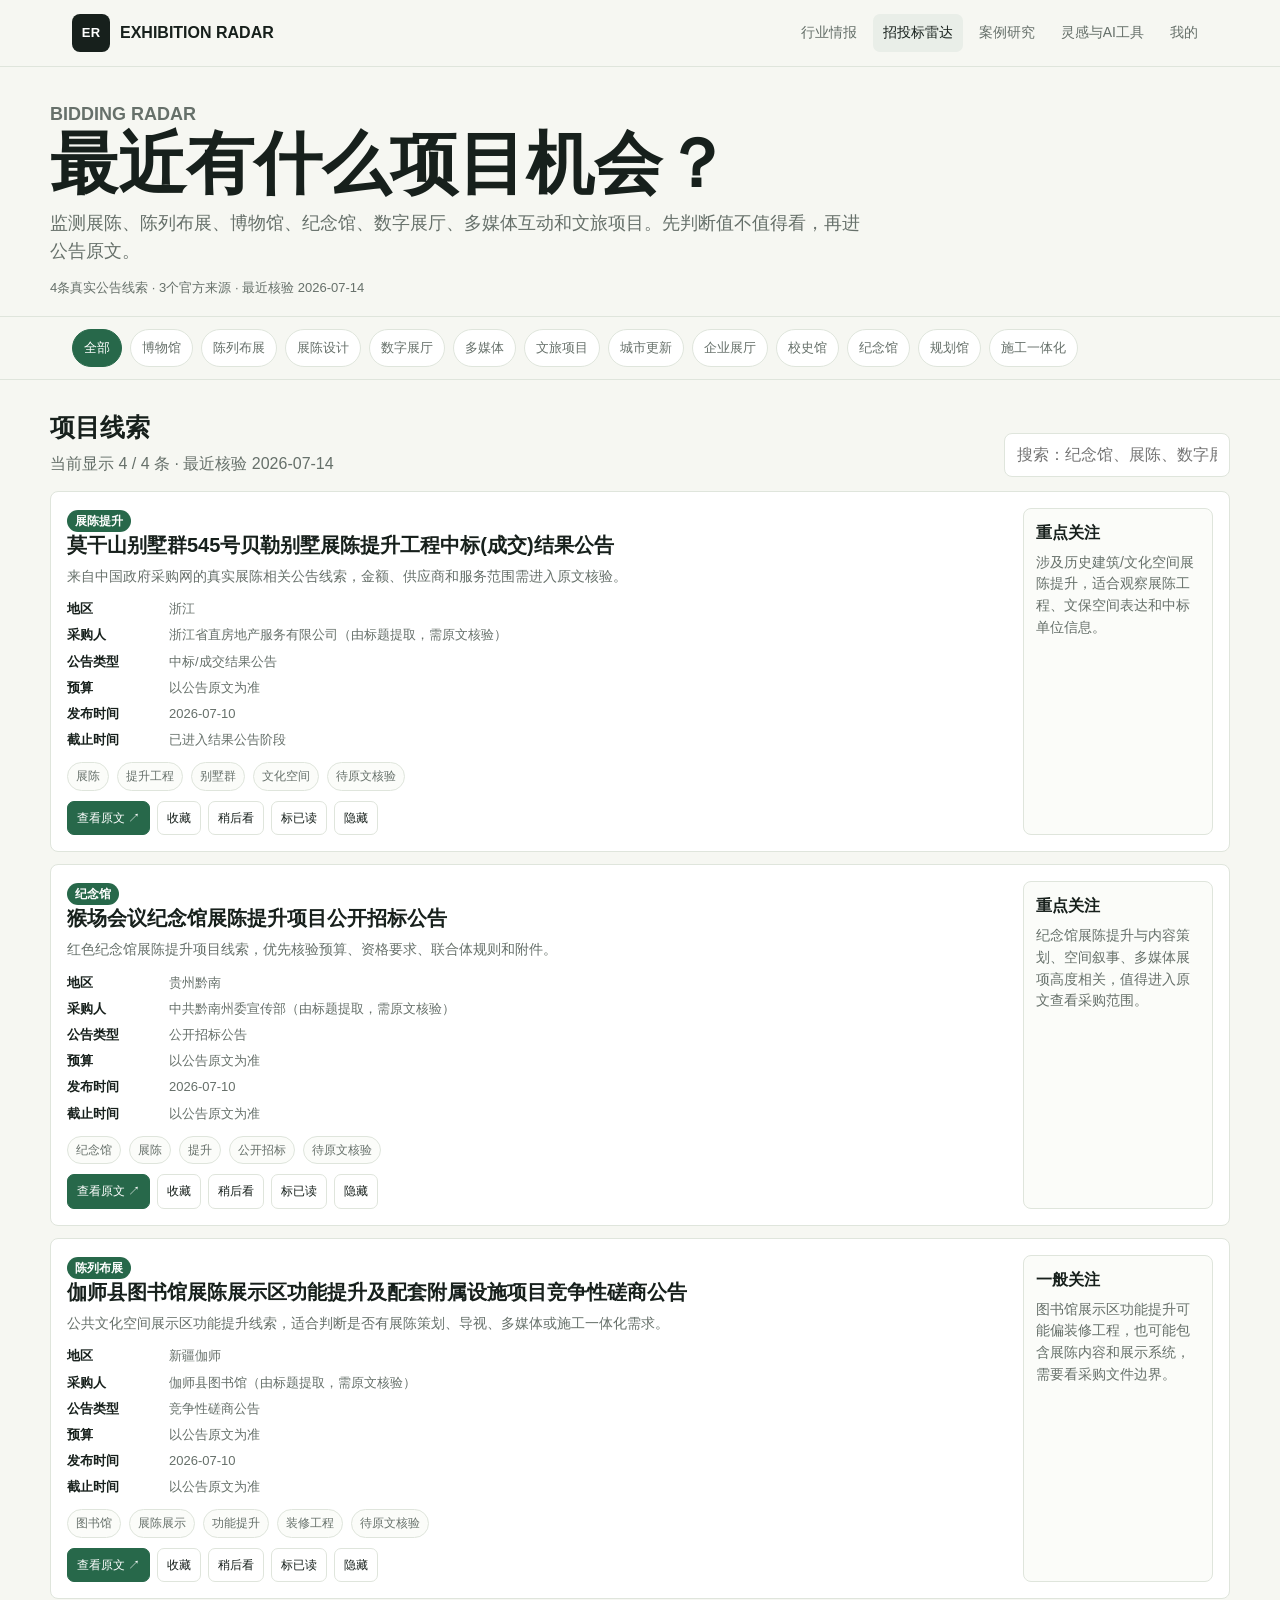
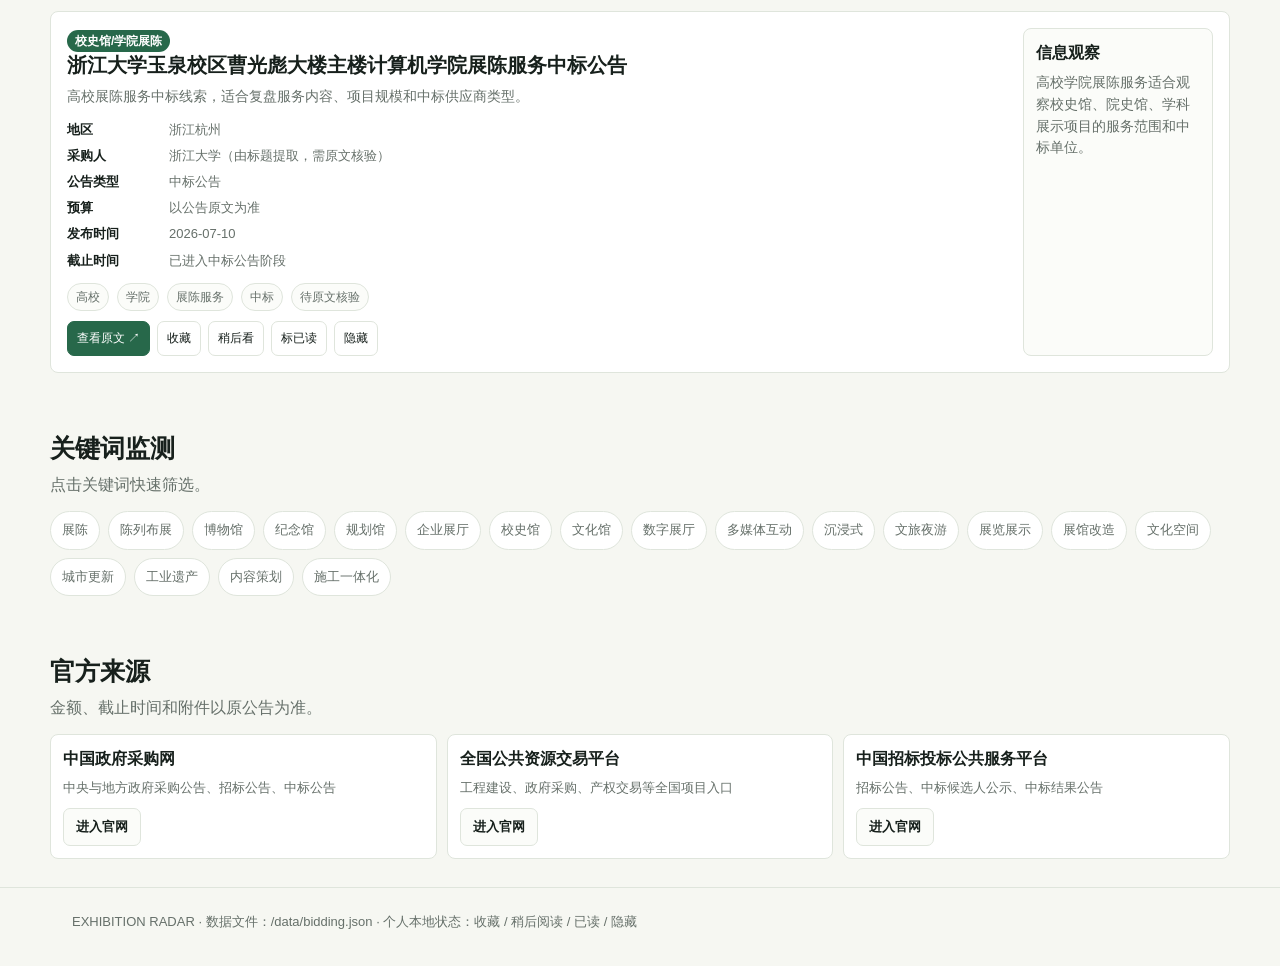
<file: bidding/index.html>
<!doctype html>
<html lang="zh-CN">
<head>
  <meta charset="utf-8">
  <meta name="viewport" content="width=device-width,initial-scale=1">
  <title>招投标雷达｜EXHIBITION RADAR</title>
  <meta name="description" content="展陈、布展、博物馆、纪念馆、数字展厅和文旅项目招投标雷达。">
  <link rel="stylesheet" href="/assets/site.css?v=20260714-bid-radar">
  <style>
    .bid-hero{padding:34px 0 18px}.bid-hero h1{font-size:clamp(36px,5.5vw,68px);line-height:1.02;margin:0 0 12px}.bid-hero p{font-size:18px;color:var(--muted);max-width:820px;margin:0}.subline{margin-top:12px;color:var(--muted);font-size:13px}.filterbar{position:sticky;top:66px;z-index:9;background:rgba(246,247,242,.94);backdrop-filter:blur(12px);border-block:1px solid var(--line);padding:12px 0}.chiprow{display:flex;gap:8px;flex-wrap:wrap}.chipbtn{border:1px solid var(--line);background:#fff;border-radius:999px;padding:8px 11px;font-size:13px;color:var(--muted);cursor:pointer}.chipbtn.active{background:var(--green);border-color:var(--green);color:#fff}.lead-list{display:grid;gap:12px}.lead-card{border:1px solid var(--line);background:#fff;border-radius:8px;padding:16px;display:grid;grid-template-columns:minmax(0,1fr) 190px;gap:16px}.lead-card h3{font-size:20px;line-height:1.25;margin:0 0 8px}.lead-card p{margin:0;color:var(--muted);font-size:14px}.attention{border:1px solid var(--line);border-radius:8px;padding:12px;background:#fbfcf9}.attention b{display:block;font-size:16px;margin-bottom:6px}.kv2{display:grid;grid-template-columns:92px 1fr;gap:6px 10px;margin:12px 0;font-size:13px}.kv2 b{color:var(--ink)}.kv2 span{color:var(--muted)}.small-actions{display:flex;gap:7px;flex-wrap:wrap}.smallbtn{border:1px solid var(--line);background:#fff;border-radius:7px;padding:7px 9px;font-size:12px;color:var(--ink);cursor:pointer}.smallbtn.primary{background:var(--green);border-color:var(--green);color:#fff}.source-grid{display:grid;grid-template-columns:repeat(3,minmax(0,1fr));gap:10px}.source-card2{border:1px solid var(--line);background:#fff;border-radius:8px;padding:12px}.source-card2 h3{font-size:16px;margin:0 0 6px}.source-card2 p{font-size:13px;color:var(--muted);margin:0 0 10px}.empty{border:1px solid var(--line);background:#fff;border-radius:8px;padding:18px;color:var(--muted)}@media(max-width:900px){.lead-card{grid-template-columns:1fr}.source-grid{grid-template-columns:1fr}}@media(max-width:720px){.filterbar{position:relative;top:auto}.bid-hero h1{font-size:40px}}
  </style>
</head>
<body>
  <header class="top"><div class="shell nav"><a class="brand" href="/"><span class="mark">ER</span><span>EXHIBITION RADAR</span></a><nav class="navlinks"><a href="/intelligence/">行业情报</a><a class="active" href="/bidding/">招投标雷达</a><a href="/cases/">案例研究</a><a href="/resources/">灵感与AI工具</a><a href="/my/">我的</a></nav></div></header>
  <main>
    <section class="shell bid-hero">
      <p class="eyebrow">BIDDING RADAR</p>
      <h1>最近有什么项目机会？</h1>
      <p>监测展陈、陈列布展、博物馆、纪念馆、数字展厅、多媒体互动和文旅项目。先判断值不值得看，再进公告原文。</p>
      <div class="subline" id="metaLine">已加载本地兜底线索，正在同步最新公告数据…</div>
    </section>

    <section class="filterbar"><div class="shell"><div id="chips" class="chiprow"></div></div></section>

    <section class="shell section">
      <div class="section-head"><div><h2>项目线索</h2><p id="countText">正在显示兜底内容。</p></div><input id="q" class="search" placeholder="搜索：纪念馆、展陈、数字展厅、浙江…" style="max-width:360px"></div>
      <div id="list" class="lead-list"></div>
    </section>

    <section class="shell section">
      <div class="section-head"><div><h2>关键词监测</h2><p>点击关键词快速筛选。</p></div></div>
      <div id="keywords" class="chiprow"></div>
    </section>

    <section class="shell section">
      <div class="section-head"><div><h2>官方来源</h2><p>金额、截止时间和附件以原公告为准。</p></div></div>
      <div id="sources" class="source-grid"></div>
    </section>
  </main>
  <footer class="footer"><div class="shell">EXHIBITION RADAR · 数据文件：/data/bidding.json · 个人本地状态：收藏 / 稍后阅读 / 已读 / 隐藏</div></footer>
  <script src="/assets/personal.js?v=20260714"></script>
  <script>
    const fallback={lastVerifiedAt:'2026-07-14',sources:[{name:'中国政府采购网',type:'政府采购',officialUrl:'https://www.ccgp.gov.cn/',use:'中央与地方政府采购公告'}],keywords:['展陈','陈列布展','博物馆','纪念馆','数字展厅','多媒体互动','文旅夜游'],items:[
      {id:'fb-houchang',title:'猴场会议纪念馆展陈提升项目公开招标公告',category:'纪念馆',region:'贵州黔南',buyer:'中共黔南州委宣传部（标题提取，需原文核验）',noticeType:'公开招标公告',budget:'以公告原文为准',deadline:'以公告原文为准',sourceName:'中国政府采购网',sourceUrl:'http://www.ccgp.gov.cn/cggg/dfgg/gkzb/202607/t20260710_26909768.htm',publishedAt:'2026-07-10T07:00:43.783Z',keywordsMatched:['纪念馆','展陈','提升'],attentionLevel:'重点关注',attentionReason:'纪念馆展陈提升与内容策划、空间叙事、多媒体展项高度相关。',summary:'真实公告线索，预算和资质要求需进入原文核验。',status:'needs_verification'},
      {id:'fb-moganshan',title:'莫干山别墅群545号贝勒别墅展陈提升工程中标(成交)结果公告',category:'展陈提升',region:'浙江',buyer:'浙江省直房地产服务有限公司（标题提取，需原文核验）',noticeType:'中标/成交结果公告',budget:'以公告原文为准',deadline:'已进入结果公告阶段',sourceName:'中国政府采购网',sourceUrl:'http://www.ccgp.gov.cn/cggg/dfgg/zbgg/202607/t20260710_26910042.htm',publishedAt:'2026-07-10T07:00:43.783Z',keywordsMatched:['展陈','提升工程','文化空间'],attentionLevel:'重点关注',attentionReason:'历史建筑/文化空间展陈提升，适合观察中标单位和服务范围。',summary:'真实公告线索，供应商和范围需进入原文核验。',status:'needs_verification'}
    ]};
    const $=s=>document.querySelector(s); let db=fallback, active='全部';
    const cats=['全部','博物馆','陈列布展','展陈设计','数字展厅','多媒体','文旅项目','城市更新','企业展厅','校史馆','纪念馆','规划馆','施工一体化'];
    function dateText(v){return v&&/^\d{4}/.test(v)?String(v).slice(0,10):'待核验'}
    function renderChips(){ $('#chips').innerHTML=cats.map(c=>`<button class="chipbtn ${c===active?'active':''}" data-cat="${c}">${c}</button>`).join(''); document.querySelectorAll('[data-cat]').forEach(b=>b.onclick=()=>{active=b.dataset.cat; render();}); }
    function actionButtons(x){return `<button class="smallbtn" data-action="favorites" data-id="${x.id}">${ERPersonal.label('favorites',x.id,'已收藏','收藏')}</button><button class="smallbtn" data-action="later" data-id="${x.id}">${ERPersonal.label('later',x.id,'已加入','稍后看')}</button><button class="smallbtn" data-action="read" data-id="${x.id}">${ERPersonal.label('read',x.id,'已读','标已读')}</button><button class="smallbtn" data-action="hidden" data-id="${x.id}">隐藏</button>`}
    function leadCard(x){return `<article class="lead-card"><div><span class="badge bid">${x.category}</span><h3>${x.title}</h3><p>${x.summary||''}</p><div class="kv2"><b>地区</b><span>${x.region||'待核验'}</span><b>采购人</b><span>${x.buyer||'待核验'}</span><b>公告类型</b><span>${x.noticeType||'待核验'}</span><b>预算</b><span>${x.budget||'以公告原文为准'}</span><b>发布时间</b><span>${dateText(x.publishedAt)}</span><b>截止时间</b><span>${x.deadline||'以公告原文为准'}</span></div><div class="meta">${(x.keywordsMatched||[]).map(k=>`<span class="pill">${k}</span>`).join('')}<span class="pill">${x.status==='needs_verification'?'待原文核验':'已核验'}</span></div><div class="small-actions"><a class="smallbtn primary" href="${x.sourceUrl}" target="_blank" rel="noopener">查看原文 ↗</a>${actionButtons(x)}</div></div><aside class="attention"><b>${x.attentionLevel||'信息观察'}</b><p>${x.attentionReason||'进入原文核验预算、范围和资质。'}</p></aside></article>`}
    function sourceCard(s){return `<article class="source-card2"><h3>${s.name}</h3><p>${s.use}</p><a class="btn" href="${s.officialUrl}" target="_blank" rel="noopener">进入官网</a></article>`}
    function render(){renderChips(); const q=($('#q').value||'').trim().toLowerCase(); let out=(db.items||[]).filter(x=>!ERPersonal.has('hidden',x.id)); if(active!=='全部') out=out.filter(x=>x.category.includes(active)||JSON.stringify(x.keywordsMatched||[]).includes(active)); if(q) out=out.filter(x=>JSON.stringify(x).toLowerCase().includes(q)); out.sort((a,b)=>String(b.publishedAt||'').localeCompare(String(a.publishedAt||''))); $('#countText').textContent=`当前显示 ${out.length} / ${(db.items||[]).length} 条 · 最近核验 ${db.lastVerifiedAt||'2026-07-14'}`; $('#list').innerHTML=out.map(leadCard).join('')||'<div class="empty">没有匹配线索。</div>'; $('#keywords').innerHTML=(db.keywords||[]).map(k=>`<button class="chipbtn" data-keyword="${k}">${k}</button>`).join(''); $('#sources').innerHTML=(db.sources||[]).map(sourceCard).join(''); document.querySelectorAll('[data-keyword]').forEach(b=>b.onclick=()=>{$('#q').value=b.dataset.keyword; render();}); bindActions(); }
    function bindActions(){document.querySelectorAll('[data-action]').forEach(b=>b.onclick=()=>{const item=(db.items||[]).find(x=>x.id===b.dataset.id); ERPersonal.toggle(b.dataset.action,item); render();});}
    $('#q').addEventListener('input',render); render();
    fetch(new URL('../data/bidding.json?v=20260714-real', document.baseURI)).then(r=>r.json()).then(json=>{db=json; $('#metaLine').textContent=`${json.items?.length||0}条真实公告线索 · ${json.sources?.length||0}个官方来源 · 最近核验 ${json.lastVerifiedAt}`; render();}).catch(()=>{$('#metaLine').textContent='已显示本地兜底线索；数据文件暂时未能同步。';});
  </script>
</body>
</html>
</file>
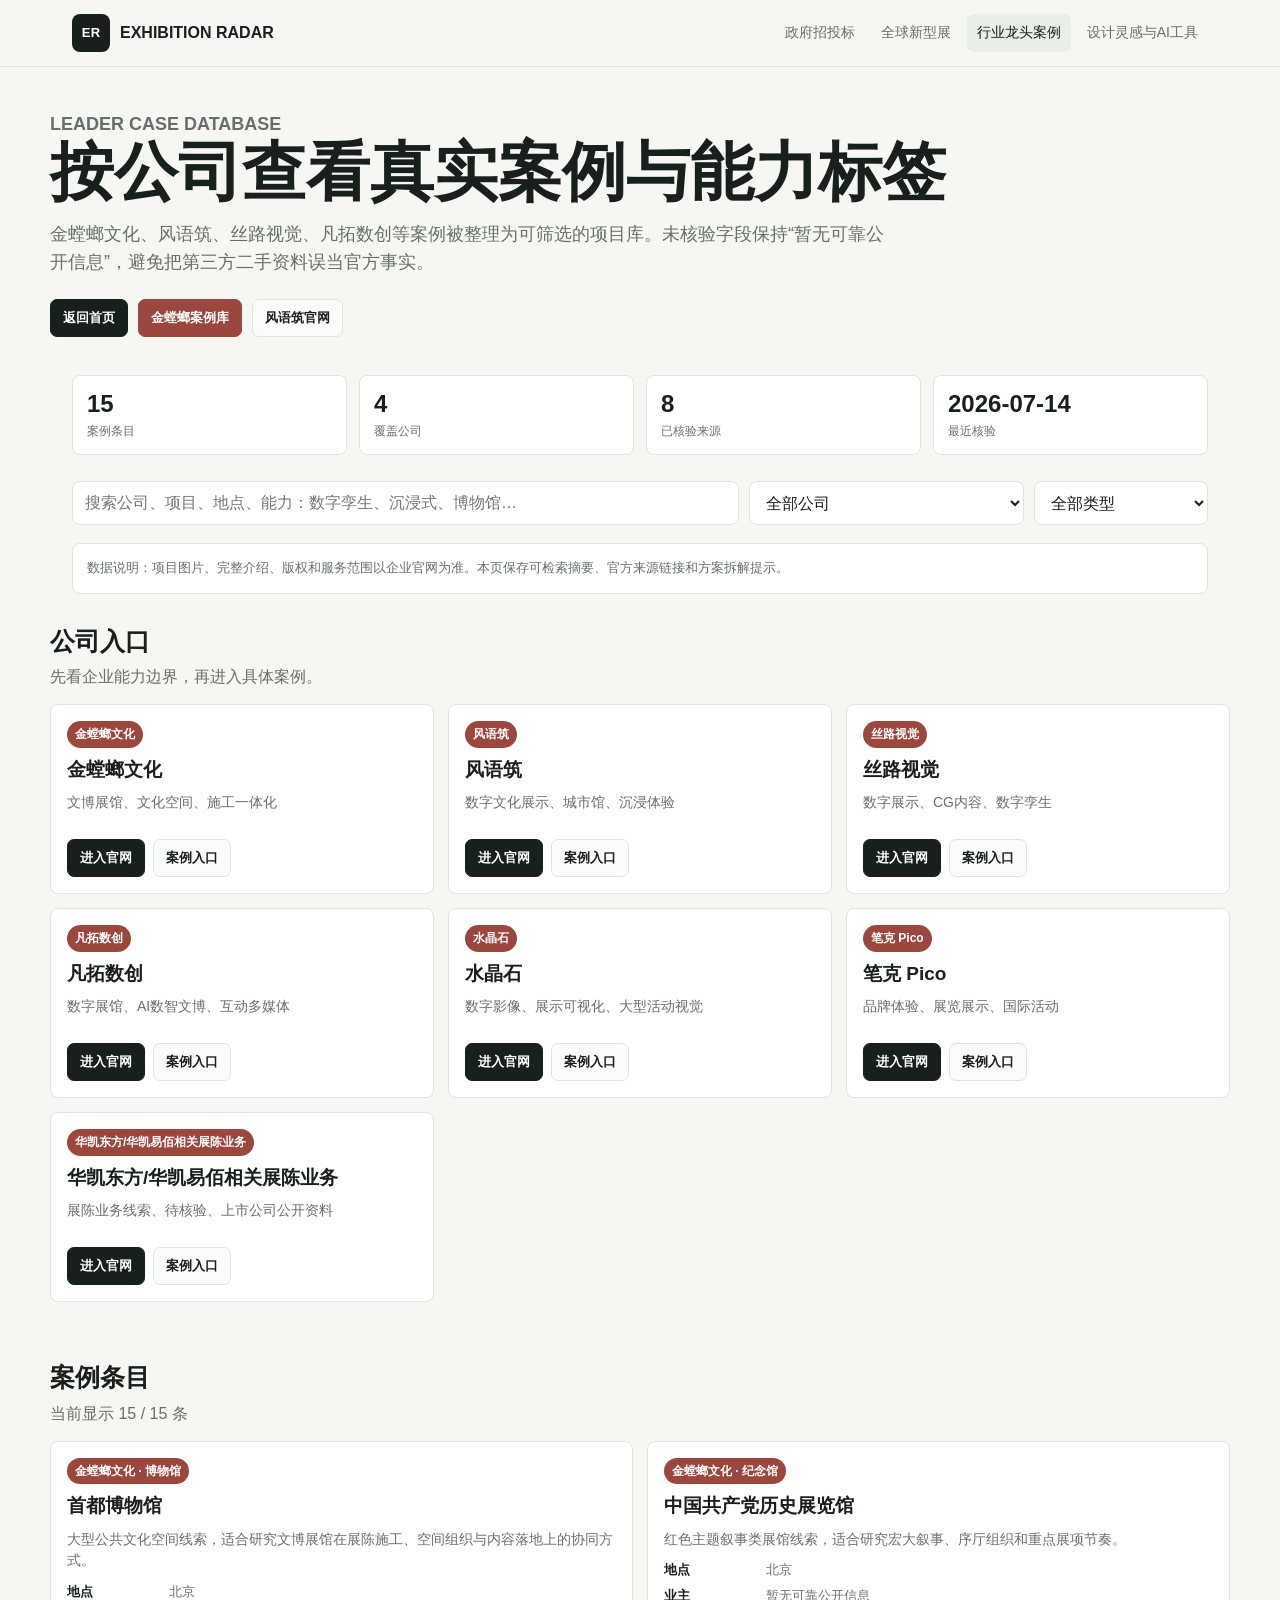
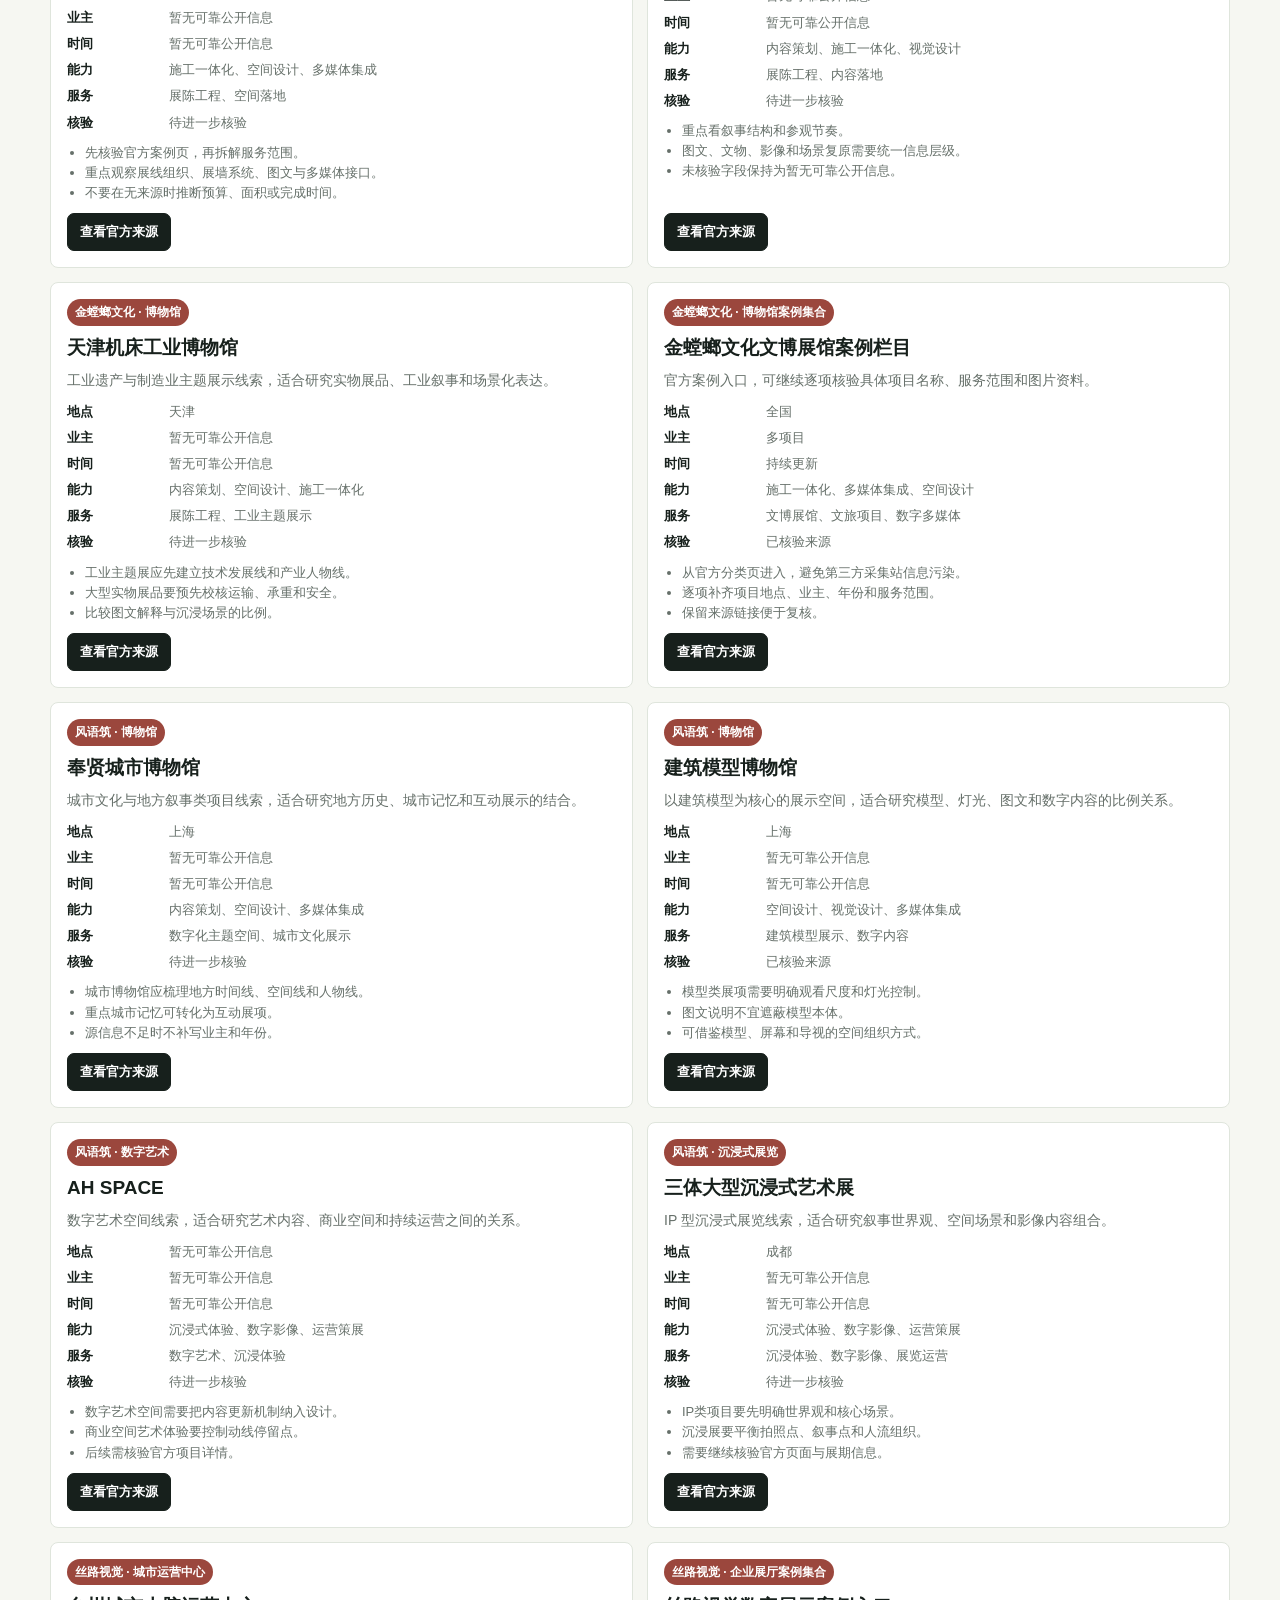
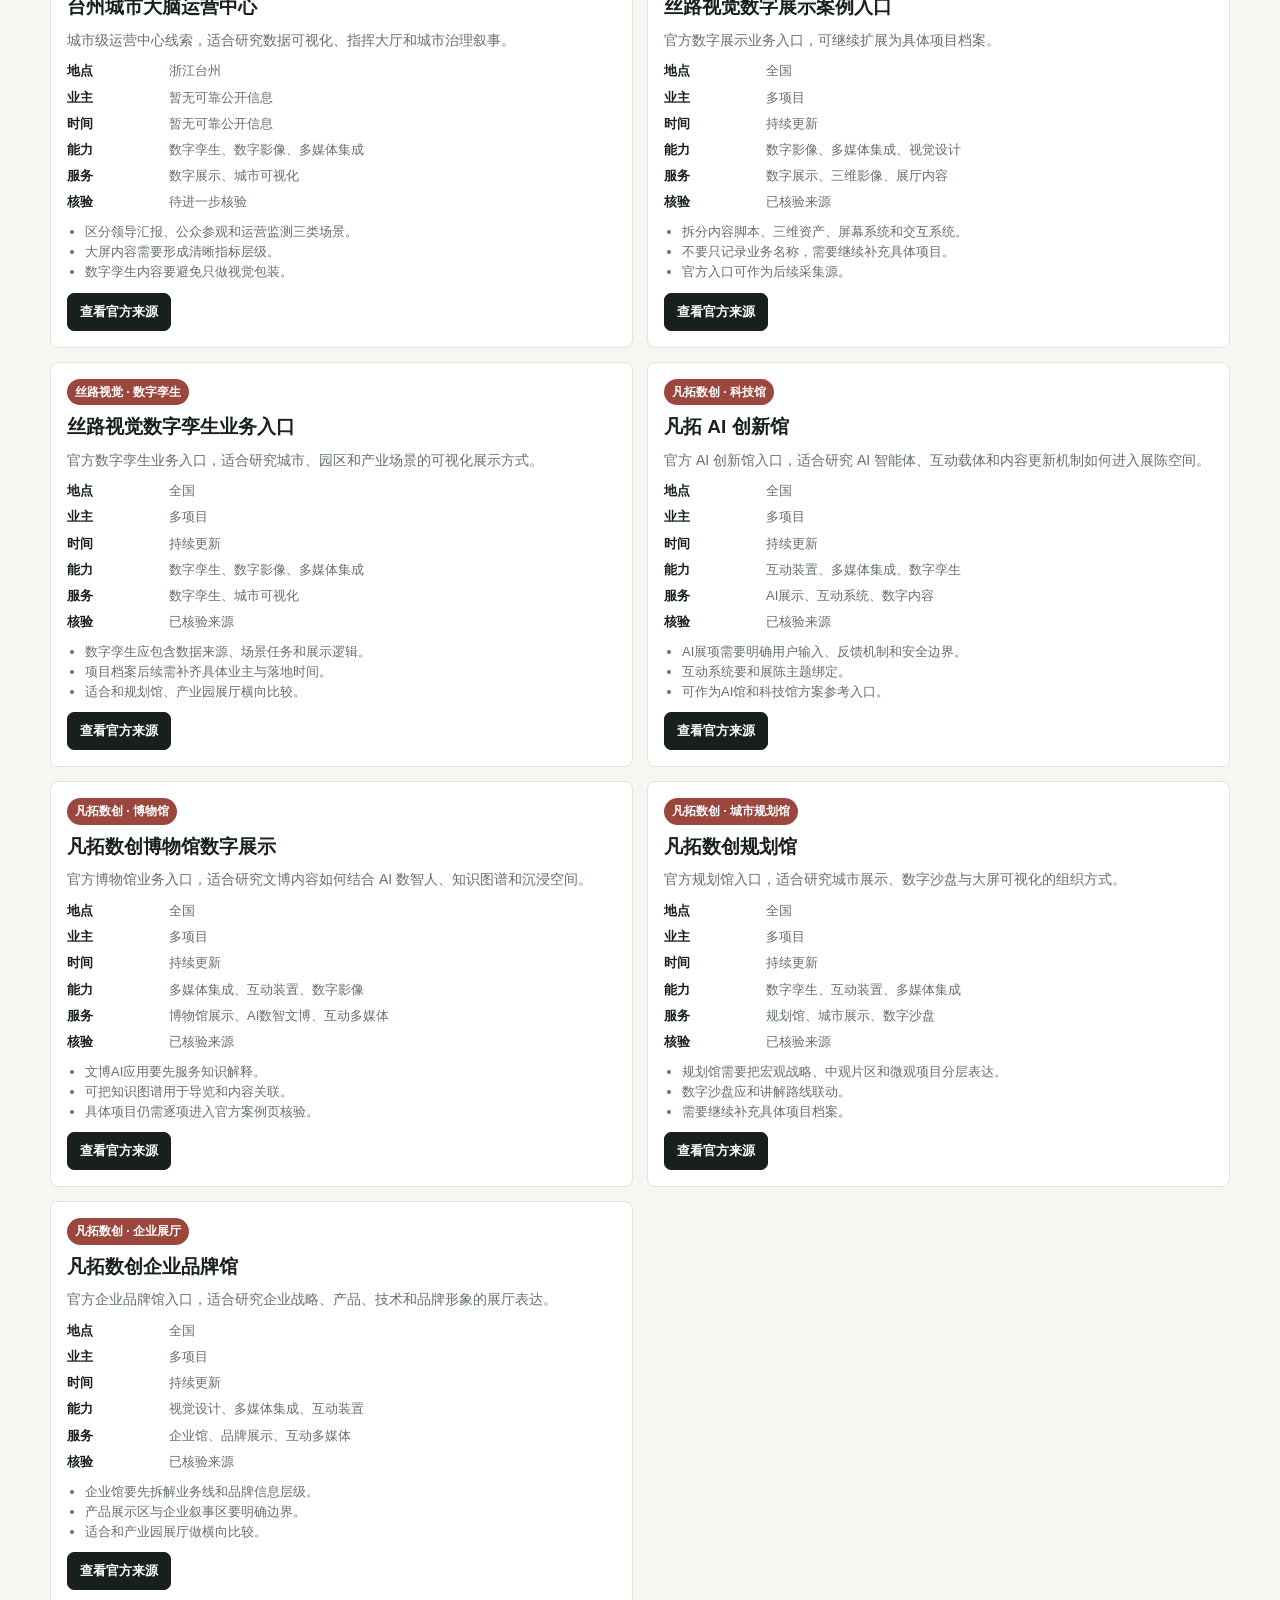
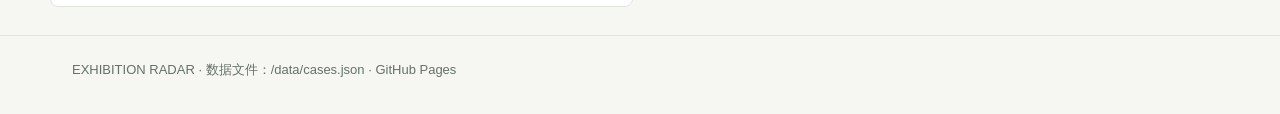
<file: cases/index.html>
<!doctype html>
<html lang="zh-CN">
<head>
  <meta charset="utf-8">
  <meta name="viewport" content="width=device-width,initial-scale=1">
  <title>行业龙头案例｜EXHIBITION RADAR</title>
  <meta name="description" content="按公司、项目类型和能力标签浏览展陈行业龙头企业案例。">
  <link rel="stylesheet" href="/assets/site.css">
</head>
<body>
  <header class="top"><div class="shell nav"><a class="brand" href="/"><span class="mark">ER</span><span>EXHIBITION RADAR</span></a><nav class="navlinks"><a href="/bidding/">政府招投标</a><a href="/intelligence/">全球新型展</a><a class="active" href="/cases/">行业龙头案例</a><a href="/resources/">设计灵感与AI工具</a></nav></div></header>
  <main>
    <section class="shell hero">
      <p class="eyebrow">LEADER CASE DATABASE</p>
      <h1>按公司查看真实案例与能力标签</h1>
      <p>金螳螂文化、风语筑、丝路视觉、凡拓数创等案例被整理为可筛选的项目库。未核验字段保持“暂无可靠公开信息”，避免把第三方二手资料误当官方事实。</p>
      <div class="hero-actions"><a class="btn primary" href="/">返回首页</a><a class="btn red" href="https://www.jtlculture.com/case" target="_blank" rel="noopener">金螳螂案例库</a><a class="btn" href="https://www.fengyuzhu.com/" target="_blank" rel="noopener">风语筑官网</a></div>
    </section>
    <section class="shell"><div class="metrics" id="metrics"></div><div class="toolbar"><input id="q" class="search" placeholder="搜索公司、项目、地点、能力：数字孪生、沉浸式、博物馆…"><select id="company" class="select"><option value="all">全部公司</option></select><select id="type" class="select"><option value="all">全部类型</option></select></div><div class="data-note">数据说明：项目图片、完整介绍、版权和服务范围以企业官网为准。本页保存可检索摘要、官方来源链接和方案拆解提示。</div></section>
    <section class="shell section"><div class="section-head"><div><h2>公司入口</h2><p>先看企业能力边界，再进入具体案例。</p></div></div><div id="companyGrid" class="grid-3"></div></section>
    <section class="shell section"><div class="section-head"><div><h2>案例条目</h2><p id="countText">正在加载数据…</p></div></div><div id="caseGrid" class="grid-2"></div></section>
  </main>
  <footer class="footer"><div class="shell">EXHIBITION RADAR · 数据文件：/data/cases.json · GitHub Pages</div></footer>
  <script>
    const $=s=>document.querySelector(s); let db={companies:[],items:[]};
    const join=a=>(a||[]).join('、');
    function companyCard(c){return `<article class="source-card"><span class="badge case">${c.name}</span><h3>${c.name}</h3><p>${join(c.focus)}</p><div class="actions"><a class="btn primary" href="${c.officialUrl}" target="_blank" rel="noopener">进入官网</a><a class="btn" href="${c.caseUrl}" target="_blank" rel="noopener">案例入口</a></div></article>`}
    function caseCard(x){return `<article class="case-card"><span class="badge case">${x.companyName} · ${x.projectType}</span><h3>${x.title}</h3><p>${x.summary}</p><div class="kv"><b>地点</b><span>${x.location}</span><b>业主</b><span>${x.client}</span><b>时间</b><span>${x.completionYear}</span><b>能力</b><span>${join(x.capabilities)}</span><b>服务</b><span>${join(x.serviceScope)}</span><b>核验</b><span>${x.verified?'已核验来源':'待进一步核验'}</span></div><ul class="small-list">${(x.lessons||[]).slice(0,3).map(v=>`<li>${v}</li>`).join('')}</ul><div class="actions"><a class="btn primary" href="${x.sourceUrl}" target="_blank" rel="noopener">查看官方来源</a></div></article>`}
    function metrics(){const companies=new Set(db.items.map(x=>x.companyId)).size; const verified=db.items.filter(x=>x.verified).length; $('#metrics').innerHTML=`<div class="metric"><b>${db.items.length}</b><span>案例条目</span></div><div class="metric"><b>${companies}</b><span>覆盖公司</span></div><div class="metric"><b>${verified}</b><span>已核验来源</span></div><div class="metric"><b>${db.lastVerifiedAt}</b><span>最近核验</span></div>`}
    function filters(){const company=$('#company'), type=$('#type'); company.innerHTML='<option value="all">全部公司</option>'+db.companies.map(c=>`<option value="${c.id}">${c.name}</option>`).join(''); const types=[...new Set(db.items.map(x=>x.projectType))].sort(); type.innerHTML='<option value="all">全部类型</option>'+types.map(t=>`<option>${t}</option>`).join('')}
    function sync(){const q=$('#q').value.trim().toLowerCase(), c=$('#company').value, t=$('#type').value; const out=db.items.filter(x=>(c==='all'||x.companyId===c)&&(t==='all'||x.projectType===t)&&(!q||JSON.stringify(x).toLowerCase().includes(q))); $('#countText').textContent=`当前显示 ${out.length} / ${db.items.length} 条`; $('#caseGrid').innerHTML=out.map(caseCard).join('')||'<div class="data-note">没有匹配结果。</div>'}
    fetch('/data/cases.json').then(r=>r.json()).then(data=>{db=data; $('#companyGrid').innerHTML=db.companies.map(companyCard).join(''); metrics(); filters(); sync(); ['q','company','type'].forEach(id=>$('#'+id).addEventListener(id==='q'?'input':'change',sync));}).catch(()=>{$('#countText').textContent='数据加载失败，请检查 /data/cases.json';});
  </script>
</body>
</html>
</file>
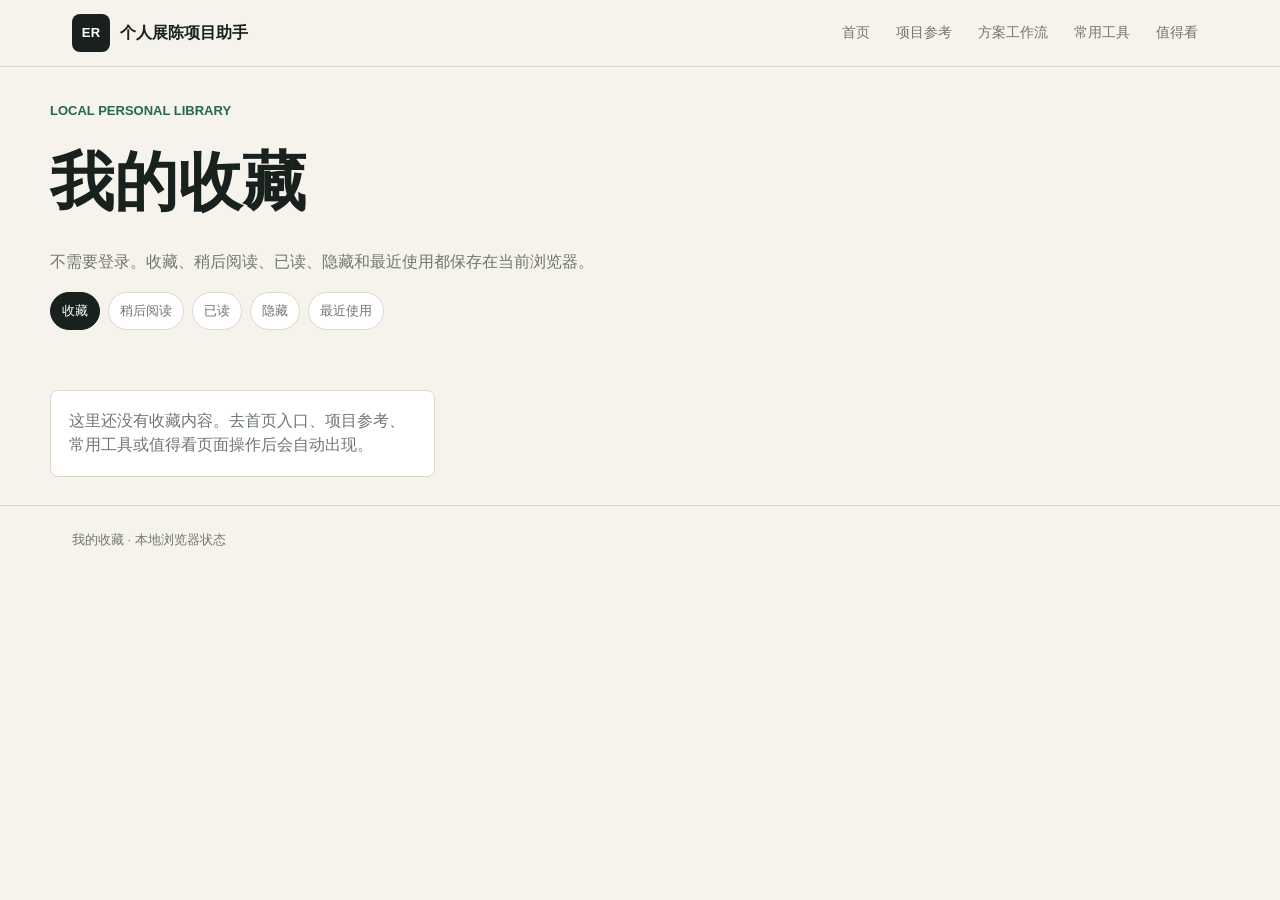
<file: my/index.html>
<!doctype html>
<html lang="zh-CN">
<head>
  <meta charset="utf-8">
  <meta name="viewport" content="width=device-width,initial-scale=1">
  <title>我的收藏｜个人展陈项目助手</title>
  <link rel="stylesheet" href="/assets/site.css?v=20260720-my">
  <style>
    :root{--paper:#f6f3ec;--ink:#18211d;--muted:#6f776f;--line:#ded8ca;--gold:#b99042}
    body{background:var(--paper);color:var(--ink)}.top{background:rgba(246,243,236,.94);backdrop-filter:blur(14px)}.my-hero{padding:34px 0 18px}.my-hero h1{font-size:clamp(36px,5vw,64px);margin:0 0 10px}.tabs{display:flex;gap:8px;flex-wrap:wrap;margin:14px 0}.tab{border:1px solid var(--line);background:#fff;border-radius:999px;padding:8px 11px;font-size:13px;color:var(--muted);cursor:pointer}.tab.active{background:var(--ink);border-color:var(--ink);color:#fff}.saved-grid{display:grid;grid-template-columns:repeat(3,minmax(0,1fr));gap:12px}.saved-card{border:1px solid var(--line);background:#fff;border-radius:8px;padding:14px;display:flex;flex-direction:column;gap:8px;min-height:150px}.saved-card h3{font-size:17px;margin:0}.saved-card p{font-size:13px;color:var(--muted);margin:0}.empty{border:1px solid var(--line);background:#fff;border-radius:8px;padding:18px;color:var(--muted)}.mini-btn{border:1px solid var(--line);background:#fff;border-radius:7px;padding:8px 10px;font-size:12px;color:var(--ink);text-decoration:none;cursor:pointer}.mini-btn.primary{background:var(--ink);border-color:var(--ink);color:#fff}.actions{display:flex;gap:8px;flex-wrap:wrap;margin-top:auto}@media(max-width:900px){.saved-grid{grid-template-columns:1fr}.navlinks{gap:10px}.navlinks a{font-size:12px}}
  </style>
</head>
<body>
<header class="top"><div class="shell nav"><a class="brand" href="/"><span class="mark">ER</span><span>个人展陈项目助手</span></a><nav class="navlinks"><a href="/">首页</a><a href="/references/">项目参考</a><a href="/workflows/">方案工作流</a><a href="/tools/">常用工具</a><a href="/reading/">值得看</a></nav></div></header>
<main>
  <section class="shell my-hero">
    <p class="eyebrow">LOCAL PERSONAL LIBRARY</p>
    <h1>我的收藏</h1>
    <p style="color:var(--muted);max-width:760px;line-height:1.7">不需要登录。收藏、稍后阅读、已读、隐藏和最近使用都保存在当前浏览器。</p>
    <div class="tabs"><button class="tab active" data-tab="favorites">收藏</button><button class="tab" data-tab="later">稍后阅读</button><button class="tab" data-tab="read">已读</button><button class="tab" data-tab="hidden">隐藏</button><button class="tab" data-tab="recent">最近使用</button></div>
  </section>
  <section class="shell section"><div id="list" class="saved-grid"></div></section>
</main>
<footer class="footer"><div class="shell">我的收藏 · 本地浏览器状态</div></footer>
<script src="/assets/personal.js?v=20260720"></script>
<script>
const $=s=>document.querySelector(s); let tab='favorites';
function label(){return {favorites:'收藏',later:'稍后阅读',read:'已读',hidden:'隐藏',recent:'最近使用'}[tab] || tab}
function render(){document.querySelectorAll('.tab').forEach(b=>b.classList.toggle('active',b.dataset.tab===tab)); const items=ERPersonal.all(tab); $('#list').innerHTML=items.length?items.map(x=>`<article class="saved-card"><span class="badge">${x.type||label()}</span><h3>${x.title}</h3><p>${label()}：${String(x.savedAt||'').slice(0,10)}</p><div class="actions"><a class="mini-btn primary" href="${x.url}" target="_blank" rel="noopener">打开来源</a><button class="mini-btn" data-remove="${x.id}">移除</button></div></article>`).join(''):`<div class="empty">这里还没有${label()}内容。去首页入口、项目参考、常用工具或值得看页面操作后会自动出现。</div>`; document.querySelectorAll('[data-remove]').forEach(b=>b.onclick=()=>{ERPersonal.remove(tab,b.dataset.remove); render();});}
document.querySelectorAll('.tab').forEach(b=>b.onclick=()=>{tab=b.dataset.tab;render();}); render();
</script>
</body></html>
</file>
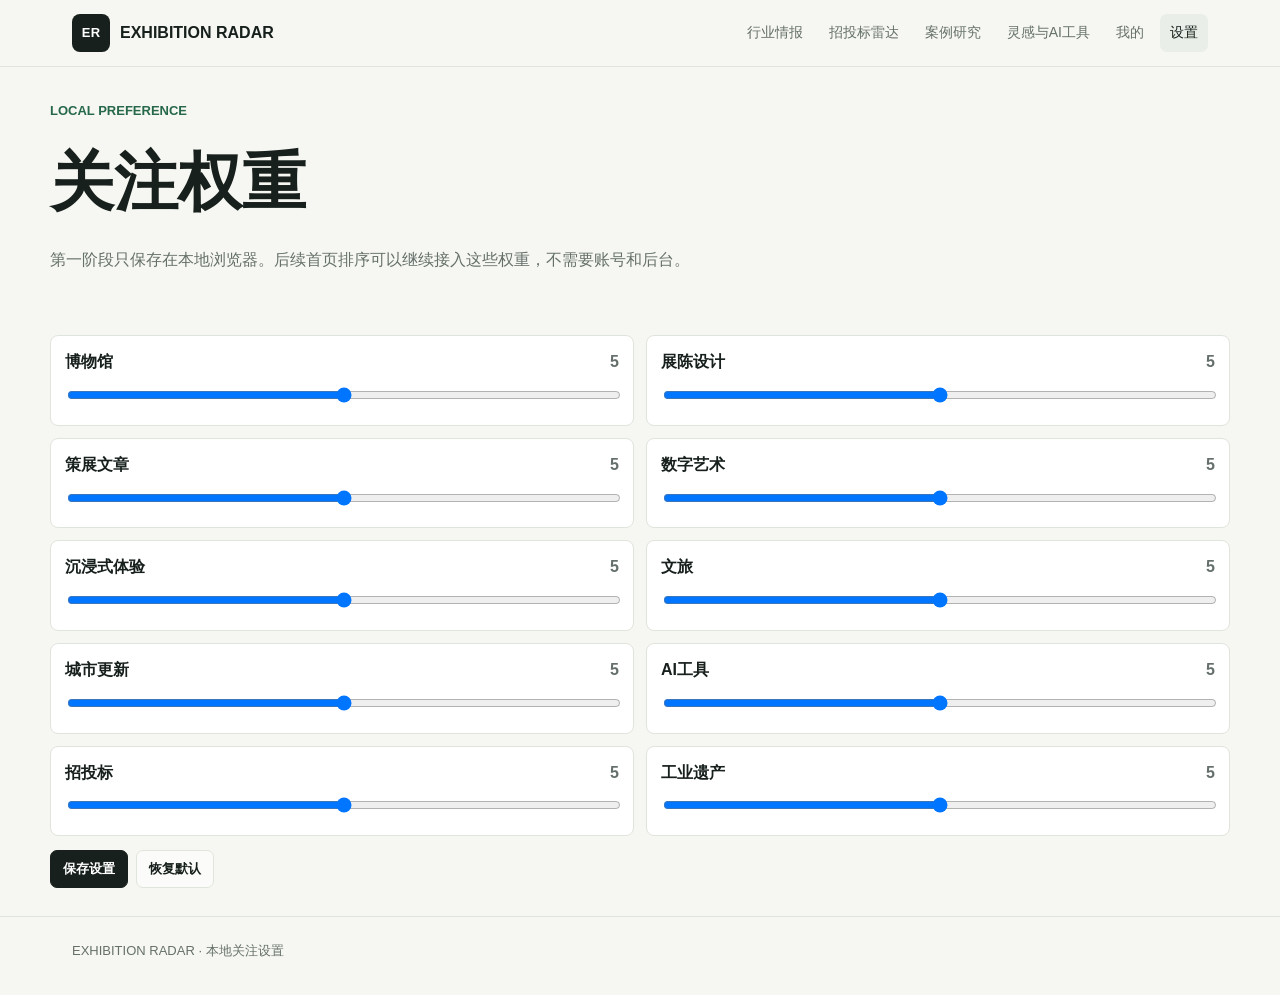
<file: settings/index.html>
<!doctype html>
<html lang="zh-CN">
<head>
  <meta charset="utf-8">
  <meta name="viewport" content="width=device-width,initial-scale=1">
  <title>关注设置｜EXHIBITION RADAR</title>
  <link rel="stylesheet" href="/assets/site.css?v=20260714-settings">
  <style>.settings-hero{padding:34px 0 18px}.settings-hero h1{font-size:clamp(36px,5vw,64px);margin:0 0 10px}.weight-grid{display:grid;grid-template-columns:repeat(2,minmax(0,1fr));gap:12px}.weight{border:1px solid var(--line);background:#fff;border-radius:8px;padding:14px}.weight label{display:flex;justify-content:space-between;gap:12px;font-weight:760}.weight input{width:100%;margin-top:12px}.value{color:var(--muted)}@media(max-width:800px){.weight-grid{grid-template-columns:1fr}}</style>
</head>
<body>
<header class="top"><div class="shell nav"><a class="brand" href="/"><span class="mark">ER</span><span>EXHIBITION RADAR</span></a><nav class="navlinks"><a href="/intelligence/">行业情报</a><a href="/bidding/">招投标雷达</a><a href="/cases/">案例研究</a><a href="/resources/">灵感与AI工具</a><a href="/my/">我的</a><a class="active" href="/settings/">设置</a></nav></div></header>
<main><section class="shell settings-hero"><p class="eyebrow">LOCAL PREFERENCE</p><h1>关注权重</h1><p style="color:var(--muted);max-width:760px">第一阶段只保存在本地浏览器。后续首页排序可以继续接入这些权重，不需要账号和后台。</p></section><section class="shell section"><div id="grid" class="weight-grid"></div><div class="actions" style="margin-top:14px"><button class="btn primary" id="saveBtn">保存设置</button><button class="btn" id="resetBtn">恢复默认</button></div></section></main>
<footer class="footer"><div class="shell">EXHIBITION RADAR · 本地关注设置</div></footer>
<script src="/assets/personal.js?v=20260714"></script>
<script>
const topics=['博物馆','展陈设计','策展文章','数字艺术','沉浸式体验','文旅','城市更新','AI工具','招投标','工业遗产']; const grid=document.getElementById('grid');
function render(){grid.innerHTML=topics.map(t=>`<div class="weight"><label><span>${t}</span><span class="value" id="v-${t}">${ERPersonal.getWeight(t,5)}</span></label><input type="range" min="0" max="10" value="${ERPersonal.getWeight(t,5)}" data-topic="${t}"></div>`).join(''); document.querySelectorAll('input[type=range]').forEach(i=>i.oninput=()=>document.getElementById('v-'+i.dataset.topic).textContent=i.value);}
document.getElementById('saveBtn').onclick=()=>{document.querySelectorAll('input[type=range]').forEach(i=>ERPersonal.setWeight(i.dataset.topic,i.value)); alert('已保存到本地浏览器'); render();};
document.getElementById('resetBtn').onclick=()=>{const s=ERPersonal.load(); s.weights={}; ERPersonal.save(s); render();}; render();
</script>
</body></html>
</file>
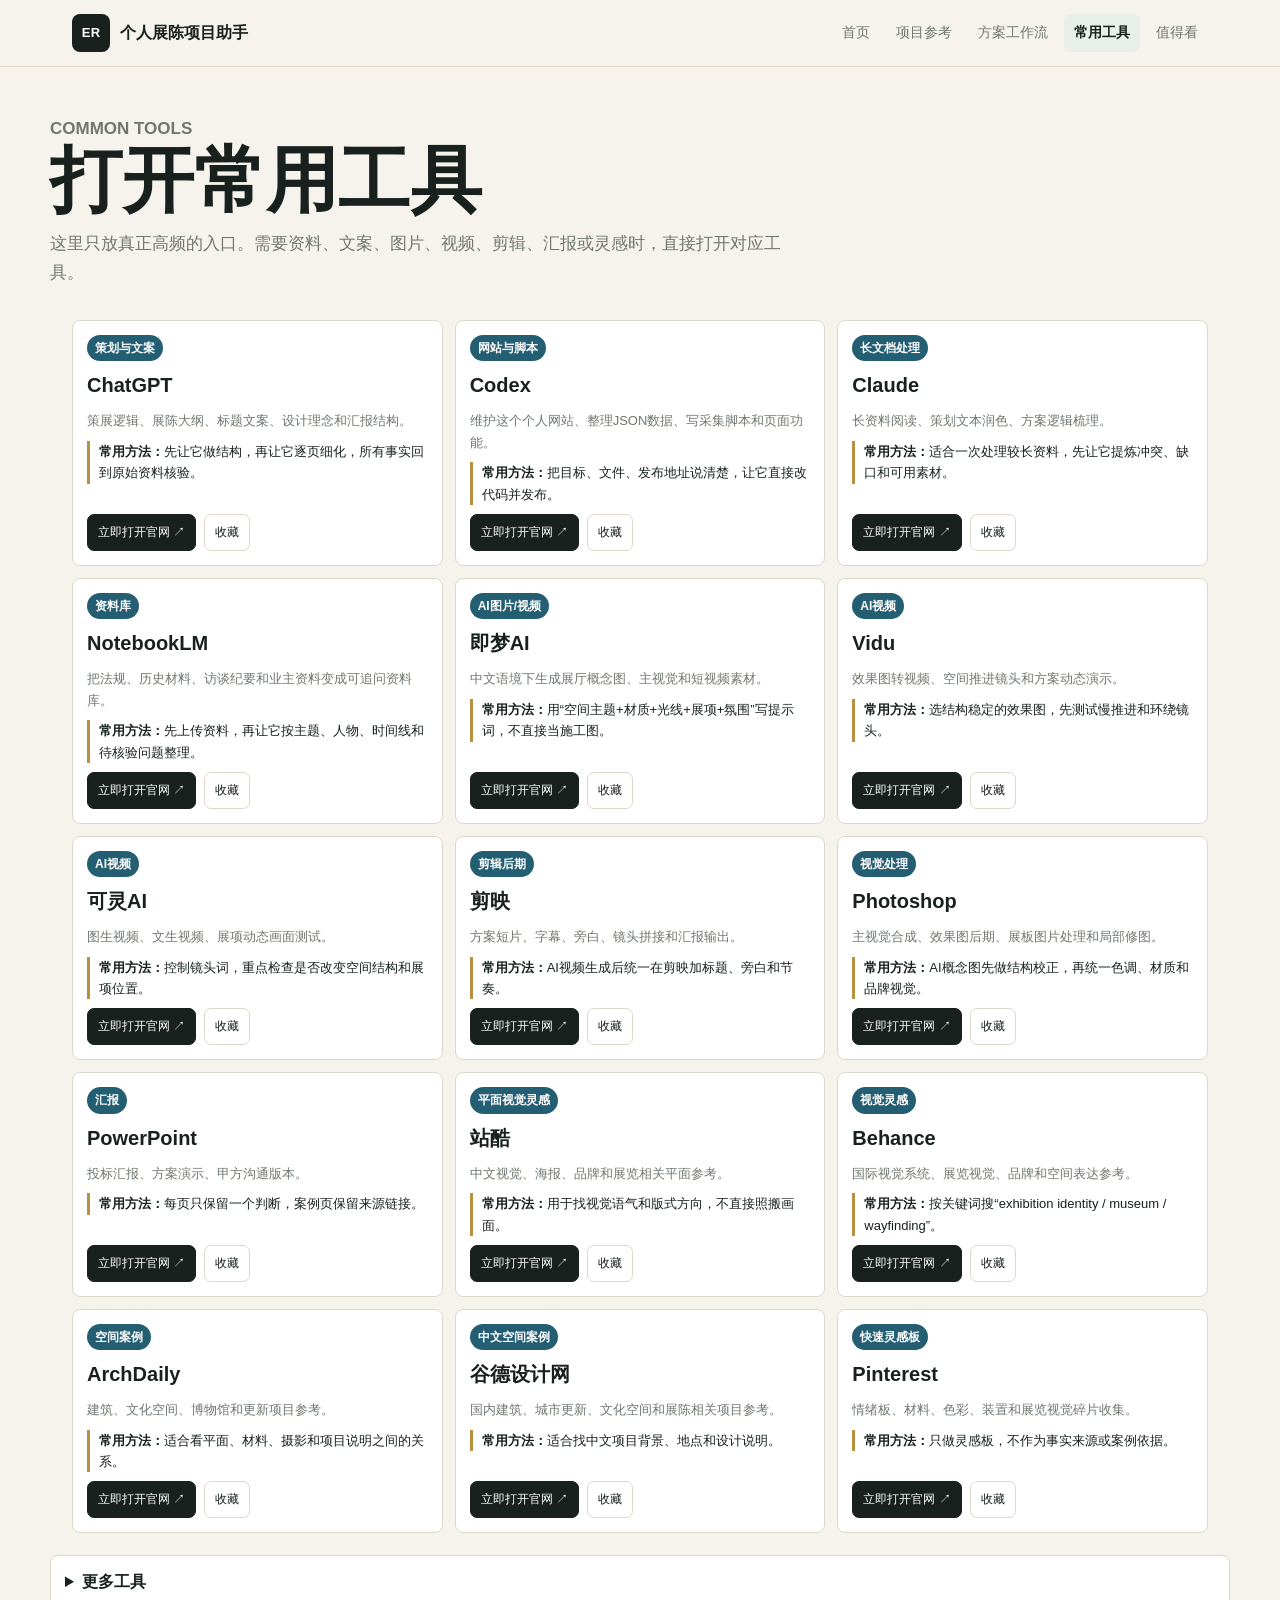
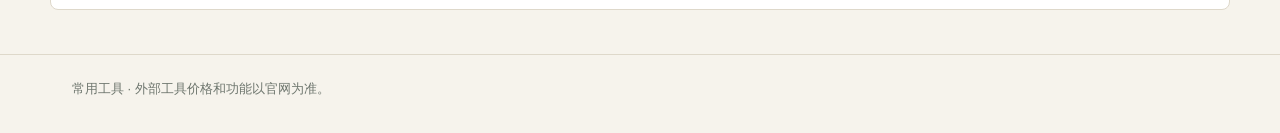
<file: tools/index.html>
<!doctype html>
<html lang="zh-CN">
<head>
  <meta charset="utf-8">
  <meta name="viewport" content="width=device-width,initial-scale=1">
  <title>常用工具｜个人展陈项目助手</title>
  <meta name="description" content="展陈策划、方案、视觉、AI图片视频和灵感参考的高频工具入口。">
  <link rel="stylesheet" href="/assets/site.css?v=20260720-tools">
  <style>
    :root{--paper:#f6f3ec;--ink:#18211d;--muted:#6f776f;--line:#ded8ca;--gold:#b99042;--green:#4d6b58}
    body{background:var(--paper);color:var(--ink)}.top{background:rgba(246,243,236,.94);backdrop-filter:blur(14px)}.navlinks a.active{color:var(--ink);font-weight:700}
    .page-hero{padding:34px 0 14px}.page-hero h1{font-size:clamp(38px,6vw,72px);line-height:1;margin:0}.page-hero p{font-size:17px;line-height:1.7;color:var(--muted);max-width:760px;margin:14px 0 0}
    .tool-grid{display:grid;grid-template-columns:repeat(3,minmax(0,1fr));gap:12px;padding:18px 0}.tool-card{border:1px solid var(--line);background:#fff;border-radius:8px;padding:14px;display:flex;flex-direction:column;gap:9px;min-height:190px}.tool-card h2{font-size:20px;margin:0}.tool-card p{font-size:13px;line-height:1.65;color:var(--muted);margin:0}.tool-card .method{color:var(--ink);border-left:3px solid var(--gold);padding-left:9px}.actions{display:flex;gap:8px;flex-wrap:wrap;margin-top:auto}.mini-btn{border:1px solid var(--line);background:#fff;border-radius:7px;padding:8px 10px;font-size:12px;color:var(--ink);text-decoration:none;cursor:pointer}.mini-btn.primary{background:var(--ink);border-color:var(--ink);color:#fff}.more{padding:4px 0 44px}.more details{border:1px solid var(--line);background:#fff;border-radius:8px;padding:14px}.more summary{cursor:pointer;font-weight:700}.more-list{display:grid;grid-template-columns:repeat(3,minmax(0,1fr));gap:8px;margin-top:12px}.more-item{border:1px solid #eee8dc;border-radius:7px;padding:10px;font-size:13px}.more-item a{color:var(--ink);font-weight:700;text-decoration:none}.more-item span{display:block;color:var(--muted);font-size:12px;margin-top:4px}
    @media(max-width:980px){.tool-grid,.more-list{grid-template-columns:repeat(2,minmax(0,1fr))}}@media(max-width:650px){.tool-grid,.more-list{grid-template-columns:1fr}.page-hero h1{font-size:40px}.navlinks{gap:10px}.navlinks a{font-size:12px}}
  </style>
</head>
<body>
<header class="top"><div class="shell nav"><a class="brand" href="/"><span class="mark">ER</span><span>个人展陈项目助手</span></a><nav class="navlinks"><a href="/">首页</a><a href="/references/">项目参考</a><a href="/workflows/">方案工作流</a><a class="active" href="/tools/">常用工具</a><a href="/reading/">值得看</a></nav></div></header>
<main>
  <section class="shell page-hero"><p class="eyebrow">COMMON TOOLS</p><h1>打开常用工具</h1><p>这里只放真正高频的入口。需要资料、文案、图片、视频、剪辑、汇报或灵感时，直接打开对应工具。</p></section>
  <section class="shell"><div id="toolGrid" class="tool-grid"></div></section>
  <section class="shell more"><details><summary>更多工具</summary><div id="moreList" class="more-list"></div></details></section>
</main>
<footer class="footer"><div class="shell">常用工具 · 外部工具价格和功能以官网为准。</div></footer>
<script src="/assets/personal.js?v=20260720"></script>
<script>
const mainTools = [
  {name:'ChatGPT',category:'策划与文案',role:'策展逻辑、展陈大纲、标题文案、设计理念和汇报结构。',method:'先让它做结构，再让它逐页细化，所有事实回到原始资料核验。',officialUrl:'https://chatgpt.com/'},
  {name:'Codex',category:'网站与脚本',role:'维护这个个人网站、整理JSON数据、写采集脚本和页面功能。',method:'把目标、文件、发布地址说清楚，让它直接改代码并发布。',officialUrl:'https://chatgpt.com/'},
  {name:'Claude',category:'长文档处理',role:'长资料阅读、策划文本润色、方案逻辑梳理。',method:'适合一次处理较长资料，先让它提炼冲突、缺口和可用素材。',officialUrl:'https://claude.ai/'},
  {name:'NotebookLM',category:'资料库',role:'把法规、历史材料、访谈纪要和业主资料变成可追问资料库。',method:'先上传资料，再让它按主题、人物、时间线和待核验问题整理。',officialUrl:'https://notebooklm.google/'},
  {name:'即梦AI',category:'AI图片/视频',role:'中文语境下生成展厅概念图、主视觉和短视频素材。',method:'用“空间主题+材质+光线+展项+氛围”写提示词，不直接当施工图。',officialUrl:'https://jimeng.jianying.com/'},
  {name:'Vidu',category:'AI视频',role:'效果图转视频、空间推进镜头和方案动态演示。',method:'选结构稳定的效果图，先测试慢推进和环绕镜头。',officialUrl:'https://www.vidu.com/'},
  {name:'可灵AI',category:'AI视频',role:'图生视频、文生视频、展项动态画面测试。',method:'控制镜头词，重点检查是否改变空间结构和展项位置。',officialUrl:'https://klingai.com/'},
  {name:'剪映',category:'剪辑后期',role:'方案短片、字幕、旁白、镜头拼接和汇报输出。',method:'AI视频生成后统一在剪映加标题、旁白和节奏。',officialUrl:'https://www.capcut.cn/'},
  {name:'Photoshop',category:'视觉处理',role:'主视觉合成、效果图后期、展板图片处理和局部修图。',method:'AI概念图先做结构校正，再统一色调、材质和品牌视觉。',officialUrl:'https://www.adobe.com/products/photoshop.html'},
  {name:'PowerPoint',category:'汇报',role:'投标汇报、方案演示、甲方沟通版本。',method:'每页只保留一个判断，案例页保留来源链接。',officialUrl:'https://www.microsoft.com/microsoft-365/powerpoint'},
  {name:'站酷',category:'平面视觉灵感',role:'中文视觉、海报、品牌和展览相关平面参考。',method:'用于找视觉语气和版式方向，不直接照搬画面。',officialUrl:'https://www.zcool.com.cn/'},
  {name:'Behance',category:'视觉灵感',role:'国际视觉系统、展览视觉、品牌和空间表达参考。',method:'按关键词搜“exhibition identity / museum / wayfinding”。',officialUrl:'https://www.behance.net/'},
  {name:'ArchDaily',category:'空间案例',role:'建筑、文化空间、博物馆和更新项目参考。',method:'适合看平面、材料、摄影和项目说明之间的关系。',officialUrl:'https://www.archdaily.com/'},
  {name:'谷德设计网',category:'中文空间案例',role:'国内建筑、城市更新、文化空间和展陈相关项目参考。',method:'适合找中文项目背景、地点和设计说明。',officialUrl:'https://www.gooood.cn/'},
  {name:'Pinterest',category:'快速灵感板',role:'情绪板、材料、色彩、装置和展览视觉碎片收集。',method:'只做灵感板，不作为事实来源或案例依据。',officialUrl:'https://www.pinterest.com/'}
];
const visibleNames = new Set(mainTools.map((tool) => tool.name));
function card(tool){return `<article class="tool-card"><span class="badge">${tool.category}</span><h2>${tool.name}</h2><p>${tool.role}</p><p class="method"><b>常用方法：</b>${tool.method}</p><div class="actions"><a class="mini-btn primary" href="${tool.officialUrl}" target="_blank" rel="noopener" data-open="${tool.name}">立即打开官网 ↗</a><button class="mini-btn" data-action="favorites" data-id="tool-${tool.name}">${ERPersonal.label('favorites','tool-'+tool.name,'已收藏','收藏')}</button></div></article>`}
function renderMain(){document.getElementById('toolGrid').innerHTML = mainTools.map(card).join(''); document.querySelectorAll('[data-open]').forEach((link)=>link.onclick=()=>{const tool=mainTools.find((entry)=>entry.name===link.dataset.open); ERPersonal.remember({id:'tool-'+tool.name,title:tool.name,url:tool.officialUrl,contentType:'工具'});}); document.querySelectorAll('[data-action]').forEach((button)=>button.onclick=()=>{const name=button.dataset.id.replace('tool-',''); const tool=mainTools.find((entry)=>entry.name===name); ERPersonal.toggle('favorites',{id:'tool-'+tool.name,title:tool.name,url:tool.officialUrl,contentType:'工具'}); renderMain();});}
function renderMore(items){const extra=(items||[]).filter((tool)=>!visibleNames.has(tool.name)); document.getElementById('moreList').innerHTML = extra.length ? extra.map((tool)=>`<div class="more-item"><a href="${tool.officialUrl}" target="_blank" rel="noopener">${tool.name}</a><span>${tool.category || ''} · ${tool.role || ''}</span></div>`).join('') : '<div class="more-item">暂无更多工具。</div>';}
renderMain(); fetch('/data/tools.json?v=20260720').then((res)=>res.json()).then((data)=>renderMore(data.items)).catch(()=>renderMore([]));
</script>
</body>
</html>
</file>
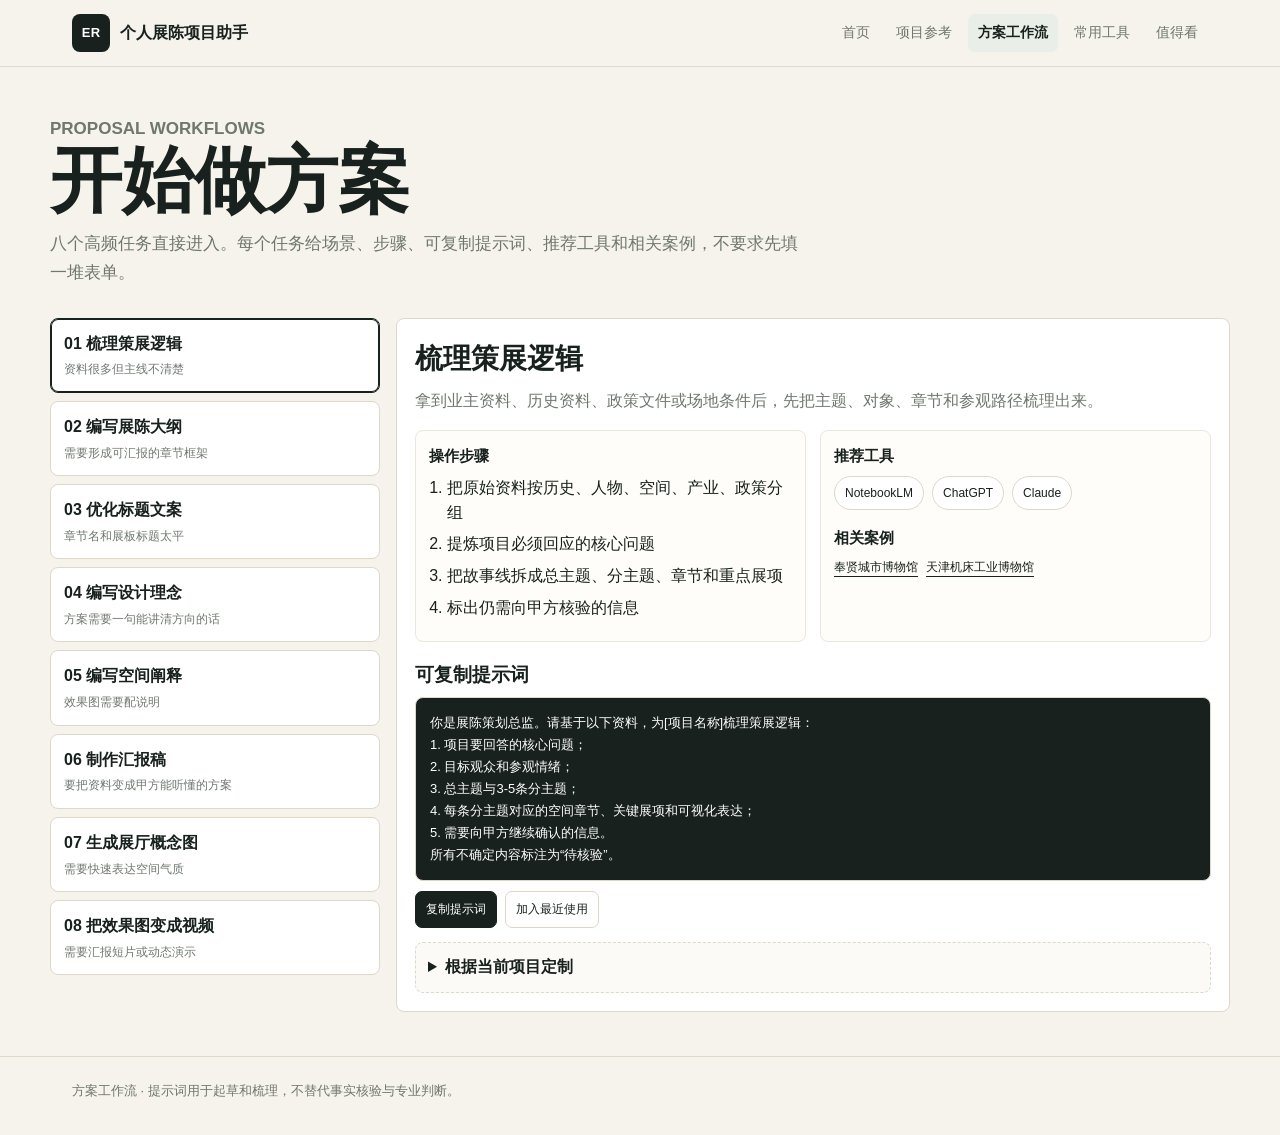
<file: workflows/index.html>
<!doctype html>
<html lang="zh-CN">
<head>
  <meta charset="utf-8">
  <meta name="viewport" content="width=device-width,initial-scale=1">
  <title>方案工作流｜个人展陈项目助手</title>
  <meta name="description" content="展陈项目常用工作流：策展逻辑、大纲、标题文案、设计理念、空间阐释、汇报稿、概念图、效果图转视频。">
  <link rel="stylesheet" href="/assets/site.css?v=20260720-workflows">
  <style>
    :root{--paper:#f6f3ec;--ink:#18211d;--muted:#6f776f;--line:#ded8ca;--gold:#b99042;--green:#4d6b58}
    body{background:var(--paper);color:var(--ink)}.top{background:rgba(246,243,236,.94);backdrop-filter:blur(14px)}.navlinks a.active{color:var(--ink);font-weight:700}
    .page-hero{padding:34px 0 12px}.page-hero h1{font-size:clamp(38px,6vw,72px);line-height:1;margin:0}.page-hero p{font-size:17px;color:var(--muted);line-height:1.7;max-width:760px;margin:14px 0 0}
    .workflow-layout{display:grid;grid-template-columns:330px minmax(0,1fr);gap:16px;padding:18px 0 44px}.task-list{display:grid;gap:8px;align-content:start}.task-btn{border:1px solid var(--line);background:#fff;border-radius:8px;padding:13px;text-align:left;cursor:pointer;color:var(--ink)}.task-btn.active{border-color:var(--ink);box-shadow:0 0 0 1px var(--ink) inset}.task-btn strong{display:block;font-size:16px}.task-btn span{display:block;font-size:12px;color:var(--muted);margin-top:5px;line-height:1.45}
    .detail{background:#fff;border:1px solid var(--line);border-radius:8px;padding:18px}.detail h2{font-size:28px;margin:0 0 8px}.scenario{color:var(--muted);line-height:1.65;margin:0 0 16px}.cols{display:grid;grid-template-columns:1fr 1fr;gap:14px}.panel{border:1px solid #ece6dc;border-radius:8px;padding:13px;background:#fffdf9}.panel h3{font-size:15px;margin:0 0 8px}.panel ol{margin:0;padding-left:18px}.panel li{margin:7px 0;line-height:1.55}.tool-row{display:flex;gap:8px;flex-wrap:wrap}.tool-pill{border:1px solid var(--line);border-radius:999px;background:#fff;padding:7px 10px;font-size:12px}.prompt-box{white-space:pre-wrap;border:1px solid var(--line);background:#18211d;color:#fff;border-radius:8px;padding:14px;line-height:1.7;font-size:13px;min-height:150px}.actions{display:flex;gap:8px;flex-wrap:wrap;margin-top:10px}.mini-btn{border:1px solid var(--line);background:#fff;border-radius:7px;padding:8px 10px;font-size:12px;color:var(--ink);text-decoration:none;cursor:pointer}.mini-btn.primary{background:var(--ink);border-color:var(--ink);color:#fff}details.custom{margin-top:14px;border:1px dashed var(--line);border-radius:8px;padding:12px;background:#fbfaf6}details.custom summary{cursor:pointer;font-weight:700}.related{display:flex;gap:8px;flex-wrap:wrap}.related a{color:var(--ink);font-size:12px;text-decoration:none;border-bottom:1px solid var(--ink)}
    @media(max-width:980px){.workflow-layout{grid-template-columns:1fr}.task-list{grid-template-columns:repeat(2,minmax(0,1fr))}.cols{grid-template-columns:1fr}}@media(max-width:650px){.task-list{grid-template-columns:1fr}.page-hero h1{font-size:40px}.navlinks{gap:10px}.navlinks a{font-size:12px}}
  </style>
</head>
<body>
<header class="top"><div class="shell nav"><a class="brand" href="/"><span class="mark">ER</span><span>个人展陈项目助手</span></a><nav class="navlinks"><a href="/">首页</a><a href="/references/">项目参考</a><a class="active" href="/workflows/">方案工作流</a><a href="/tools/">常用工具</a><a href="/reading/">值得看</a></nav></div></header>
<main>
  <section class="shell page-hero"><p class="eyebrow">PROPOSAL WORKFLOWS</p><h1>开始做方案</h1><p>八个高频任务直接进入。每个任务给场景、步骤、可复制提示词、推荐工具和相关案例，不要求先填一堆表单。</p></section>
  <section class="shell workflow-layout"><div id="taskList" class="task-list"></div><div id="detail" class="detail"></div></section>
</main>
<footer class="footer"><div class="shell">方案工作流 · 提示词用于起草和梳理，不替代事实核验与专业判断。</div></footer>
<script src="/assets/personal.js?v=20260720"></script>
<script>
const workflows = [
  {id:'curatorial-logic',title:'梳理策展逻辑',when:'资料很多但主线不清楚',scenario:'拿到业主资料、历史资料、政策文件或场地条件后，先把主题、对象、章节和参观路径梳理出来。',tools:['NotebookLM','ChatGPT','Claude'],cases:['奉贤城市博物馆','天津机床工业博物馆'],steps:['把原始资料按历史、人物、空间、产业、政策分组','提炼项目必须回应的核心问题','把故事线拆成总主题、分主题、章节和重点展项','标出仍需向甲方核验的信息'],prompt:'你是展陈策划总监。请基于以下资料，为[项目名称]梳理策展逻辑：\n1. 项目要回答的核心问题；\n2. 目标观众和参观情绪；\n3. 总主题与3-5条分主题；\n4. 每条分主题对应的空间章节、关键展项和可视化表达；\n5. 需要向甲方继续确认的信息。\n所有不确定内容标注为“待核验”。'},
  {id:'outline',title:'编写展陈大纲',when:'需要形成可汇报的章节框架',scenario:'从策展逻辑进入正式大纲，生成展区结构、内容要点、展项建议和动线顺序。',tools:['ChatGPT','Claude','PowerPoint'],cases:['中国共产党历史展览馆','建筑模型博物馆'],steps:['确定总主题和章节数量','给每个展区写一句核心叙事','列出重点展品、图文、多媒体和互动建议','整理成可放入PPT的层级结构'],prompt:'请为[项目名称]生成展陈大纲：\n- 总主题与副标题\n- 3-5个展区名称\n- 每个展区的核心叙事、重点内容、展项形式、空间氛围\n- 序厅、尾厅和重点节点建议\n- 需要补充的资料清单\n要求：标题克制，逻辑清晰，不编造事实。'},
  {id:'title-copy',title:'优化标题文案',when:'章节名和展板标题太平',scenario:'把普通章节标题改成更有节奏、更适合展板和汇报的表达，同时避免空泛口号。',tools:['ChatGPT','Claude','PowerPoint'],cases:['奉贤城市博物馆','三体大型沉浸式艺术展'],steps:['先确认标题承担的功能：解释、引导、情绪或记忆点','把长句压缩成可上墙的短句','为同一章节生成庄重、诗性、科技、公众四种语气','最终统一全案标题长度和节奏'],prompt:'请优化以下展陈标题文案。\n项目类型：[博物馆/企业展厅/文旅空间/纪念馆]\n整体气质：[庄重/温暖/科技/诗性]\n原标题列表：[粘贴标题]\n请输出：1. 更适合上墙的标题；2. 15字以内副标题；3. 为什么这样改；4. 不建议使用的空泛表达。'},
  {id:'design-concept',title:'编写设计理念',when:'方案需要一句能讲清方向的话',scenario:'把策展、空间、视觉和技术整合成设计理念，用于封面、方案总述或汇报开场。',tools:['ChatGPT','Claude'],cases:['AH SPACE','丝路视觉数字孪生业务入口'],steps:['先列出项目目标、场地特征、内容主线和观众感受','找到一个能连接内容与空间的设计动作','用一段短文解释“为什么这样设计”','再压缩成一句主张和三条支撑'],prompt:'请为[项目名称]编写设计理念。\n已知信息：项目背景、主题、空间条件、目标观众、希望营造的体验。\n请输出：\n1. 一句话设计主张；\n2. 120字以内设计理念；\n3. 三条设计策略；\n4. 对应的空间或展项表达；\n要求：避免“科技赋能、沉浸体验、创新融合”等空话。'},
  {id:'space-writing',title:'编写空间阐释',when:'效果图需要配说明',scenario:'为序厅、主展厅、互动区、尾厅等空间写清楚设计目的、内容承载和体验节奏。',tools:['ChatGPT','Photoshop','PowerPoint'],cases:['建筑模型博物馆','台州城市大脑运营中心'],steps:['说明空间承担的叙事功能','指出材料、灯光、展品和屏幕服务什么信息','写出观众进入、停留、转场的感受','控制每段在80-120字'],prompt:'请为以下展陈空间编写阐释文案：\n空间名称：[名称]\n展区主题：[主题]\n画面/设计描述：[粘贴描述]\n需要强调：[内容/材料/灯光/多媒体/动线]\n请输出80-120字，说明它在整条展线中的作用，并避免堆形容词。'},
  {id:'deck',title:'制作汇报稿',when:'要把资料变成甲方能听懂的方案',scenario:'把研究、策略、案例、概念图和实施路径整理成可以讲的PPT结构。',tools:['ChatGPT','PowerPoint','Figma','Napkin AI'],cases:['奉贤城市博物馆','凡拓数创规划馆'],steps:['先确定汇报对象和会议目的','用15页以内结构讲清项目理解、策略和落地路径','把复杂逻辑转成图示，而不是堆文字','每页只保留一个核心判断'],prompt:'请把以下内容整理成15页以内展陈项目汇报稿：\n1. 项目理解；2. 目标人群；3. 策展主题；4. 空间策略；5. 展区规划；6. 重点展项；7. 技术路线；8. 案例对标；9. 实施计划；10. 风险与下一步。\n每页输出标题、核心句、推荐图示和需要补充的素材。'},
  {id:'concept-image',title:'生成展厅概念图',when:'需要快速表达空间气质',scenario:'早期用概念图探索材料、光线、尺度、展项关系和视觉氛围。',tools:['即梦AI','ChatGPT','Photoshop'],cases:['AH SPACE','三体大型沉浸式艺术展'],steps:['先写清空间主题、尺度、材料、光线和核心展项','生成3-5种方向，不只追求好看','用Photoshop修正结构和品牌视觉','标注为概念参考，不当施工效果图'],prompt:'生成一个[主题]展厅概念图：空间尺度[大/中/小]，材质[材质]，光线[光线]，展陈语言[关键词]，包含[核心展项]，整体气质[庄重/科技/温暖/未来]，真实空间摄影感，避免文字水印和夸张装饰。'},
  {id:'image-video',title:'把效果图变成视频',when:'需要汇报短片或动态演示',scenario:'把效果图、概念图或分镜画面转成空间推进、环绕或重点展项演示片。',tools:['Vidu','可灵AI','Runway','剪映'],cases:['teamLab Biovortex Kyoto','Runway Gen-4.5'],steps:['选3-6张结构稳定的画面并统一比例','分别测试推进、环绕、慢移三种镜头','检查画面是否改变空间结构和展项位置','用剪映加标题、旁白、字幕并导出汇报版'],prompt:'将这张展厅效果图转换为6秒视频：镜头缓慢向前推进，保持空间结构稳定，灯光轻微变化，观众视角自然移动，不改变展厅布局，不添加无关人物，不出现文字变形。'}
];
let active = workflows[0].id;
function renderList(){document.getElementById('taskList').innerHTML = workflows.map((item, index) => `<button class="task-btn ${item.id===active?'active':''}" data-id="${item.id}"><strong>${String(index+1).padStart(2,'0')} ${item.title}</strong><span>${item.when}</span></button>`).join(''); document.querySelectorAll('[data-id]').forEach((button)=>button.onclick=()=>{active=button.dataset.id; render();});}
function renderDetail(){const item = workflows.find((entry)=>entry.id===active); document.getElementById('detail').innerHTML = `<h2>${item.title}</h2><p class="scenario">${item.scenario}</p><div class="cols"><div class="panel"><h3>操作步骤</h3><ol>${item.steps.map((step)=>`<li>${step}</li>`).join('')}</ol></div><div class="panel"><h3>推荐工具</h3><div class="tool-row">${item.tools.map((tool)=>`<span class="tool-pill">${tool}</span>`).join('')}</div><h3 style="margin-top:16px">相关案例</h3><div class="related">${item.cases.map((name)=>`<a href="/references/">${name}</a>`).join('')}</div></div></div><h3 style="margin:18px 0 8px">可复制提示词</h3><div class="prompt-box" id="promptText">${item.prompt}</div><div class="actions"><button class="mini-btn primary" id="copyPrompt">复制提示词</button><button class="mini-btn" id="saveWorkflow">加入最近使用</button></div><details class="custom"><summary>根据当前项目定制</summary><p style="color:var(--muted);line-height:1.7;margin:10px 0 0">复制提示词后，只需要替换项目名称、项目类型、地点、目标观众、已有资料和你当前卡住的问题。不要一次塞太多目标，先让 AI 完成一个清晰步骤。</p></details>`; document.getElementById('copyPrompt').onclick = async () => { await navigator.clipboard.writeText(item.prompt); document.getElementById('copyPrompt').textContent='已复制'; ERPersonal.remember({id:item.id,title:item.title,url:'/workflows/#'+item.id,contentType:'工作流'}); }; document.getElementById('saveWorkflow').onclick = () => { ERPersonal.remember({id:item.id,title:item.title,url:'/workflows/#'+item.id,contentType:'工作流'}); document.getElementById('saveWorkflow').textContent='已加入'; };}
function render(){renderList(); renderDetail(); history.replaceState(null,'','#'+active)}
const hash = location.hash.replace('#',''); if(workflows.some((item)=>item.id===hash)) active = hash; render();
</script>
</body>
</html>
</file>
<file: assets/site.css>
:root{--bg:#f6f7f2;--paper:#fff;--ink:#17201c;--muted:#66706a;--line:#dfe5dc;--soft:#eef2eb;--green:#27684a;--blue:#245e73;--red:#9b473d;--gold:#a66f2b;--violet:#5d578c;--shadow:0 18px 45px rgba(23,32,28,.09)}*{box-sizing:border-box}html{scroll-behavior:smooth}body{margin:0;background:var(--bg);color:var(--ink);font-family:-apple-system,BlinkMacSystemFont,"Segoe UI","PingFang SC","Microsoft YaHei",Arial,sans-serif;line-height:1.55}a{color:inherit;text-decoration:none}button,input,select{font:inherit}.shell{max-width:1180px;margin:0 auto;padding:0 22px}.top{position:sticky;top:0;z-index:20;background:rgba(246,247,242,.94);backdrop-filter:blur(14px);border-bottom:1px solid var(--line)}.nav{min-height:66px;display:flex;align-items:center;justify-content:space-between;gap:18px}.brand{display:flex;align-items:center;gap:10px;font-weight:850}.mark{width:38px;height:38px;border-radius:8px;background:var(--ink);color:#fff;display:grid;place-items:center;font-size:13px;letter-spacing:.02em}.navlinks{display:flex;align-items:center;gap:6px;flex-wrap:wrap}.navlinks a{font-size:14px;color:var(--muted);padding:8px 10px;border-radius:7px}.navlinks a:hover,.navlinks a.active{background:#e9eee8;color:var(--ink)}.hero{padding:44px 0 28px}.hero-grid{display:grid;grid-template-columns:minmax(0,1.08fr) minmax(320px,.92fr);gap:28px;align-items:stretch}.eyebrow{font-size:13px;font-weight:850;color:var(--green);margin:0 0 12px}.hero h1{font-size:clamp(35px,5vw,64px);line-height:1.04;margin:0 0 16px;letter-spacing:0}.hero p{margin:0;color:var(--muted);font-size:18px;max-width:850px}.hero-actions{display:flex;gap:10px;flex-wrap:wrap;margin-top:22px}.visual-board{border:1px solid var(--line);background:#fff;border-radius:8px;min-height:330px;padding:16px;display:grid;grid-template-columns:1fr 1fr;gap:10px}.visual-tile{border:1px solid var(--line);border-radius:7px;padding:12px;display:flex;flex-direction:column;justify-content:space-between;min-height:138px;background:linear-gradient(135deg,#fff,#f0f3ee)}.visual-tile strong{font-size:15px}.visual-tile span{font-size:12px;color:var(--muted)}.tone-green{border-top:5px solid var(--green)}.tone-blue{border-top:5px solid var(--blue)}.tone-red{border-top:5px solid var(--red)}.tone-gold{border-top:5px solid var(--gold)}.btn{display:inline-flex;align-items:center;justify-content:center;min-height:38px;padding:0 12px;border-radius:7px;border:1px solid var(--line);background:#fbfcf9;color:var(--ink);font-size:13px;font-weight:760}.btn.primary{background:var(--ink);border-color:var(--ink);color:#fff}.btn.green{background:var(--green);border-color:var(--green);color:#fff}.btn.blue{background:var(--blue);border-color:var(--blue);color:#fff}.btn.red{background:var(--red);border-color:var(--red);color:#fff}.btn.gold{background:var(--gold);border-color:var(--gold);color:#fff}.btn:focus,.search:focus,.select:focus{outline:3px solid rgba(36,94,115,.18);outline-offset:2px}.metrics{display:grid;grid-template-columns:repeat(4,minmax(0,1fr));gap:12px;margin:10px 0 26px}.metric{border:1px solid var(--line);background:#fff;border-radius:8px;padding:14px}.metric b{display:block;font-size:24px;line-height:1.15}.metric span{display:block;color:var(--muted);font-size:12px;margin-top:4px}.entry-grid{display:grid;grid-template-columns:repeat(4,minmax(0,1fr));gap:14px}.entry{position:relative;min-height:270px;border:1px solid var(--line);background:#fff;border-radius:8px;padding:18px;display:flex;flex-direction:column;gap:12px;overflow:hidden;transition:.18s ease}.entry:before{content:"";position:absolute;left:0;right:0;top:0;height:5px;background:var(--accent)}.entry:hover,.item:hover,.case-card:hover,.tool-card:hover{box-shadow:var(--shadow);transform:translateY(-2px)}.code{font-size:12px;font-weight:850;color:var(--accent)}.entry h2{font-size:24px;line-height:1.15;margin:0}.entry p,.entry li{color:var(--muted);font-size:14px}.entry p{margin:0}.entry ul{margin:0;padding-left:18px}.actions{display:flex;gap:8px;flex-wrap:wrap;margin-top:auto}.section{padding:28px 0}.section-head{display:flex;align-items:flex-end;justify-content:space-between;gap:18px;margin-bottom:14px}.section-head h2{margin:0;font-size:25px}.section-head p{margin:5px 0 0;color:var(--muted)}.toolbar{display:grid;grid-template-columns:1fr auto auto;gap:10px;align-items:center;margin:14px 0 18px}.search,.select{height:44px;border:1px solid var(--line);border-radius:8px;background:#fff;padding:0 12px;color:var(--ink)}.chips{display:flex;gap:8px;flex-wrap:wrap}.chip{border:1px solid var(--line);background:#fff;border-radius:999px;padding:7px 10px;color:var(--muted);font-size:13px;cursor:pointer}.chip.active{background:var(--ink);border-color:var(--ink);color:#fff}.list{display:grid;gap:12px}.item{border:1px solid var(--line);background:#fff;border-radius:8px;padding:16px;display:grid;grid-template-columns:minmax(0,1fr) auto;gap:14px;transition:.18s ease}.item h3{margin:0 0 8px;font-size:19px;line-height:1.25}.item p{margin:0;color:var(--muted);font-size:14px}.meta{display:flex;gap:8px;flex-wrap:wrap;margin:10px 0}.pill{border:1px solid var(--line);border-radius:999px;background:#fbfcf9;color:var(--muted);padding:4px 8px;font-size:12px}.status{font-weight:800;color:var(--blue)}.status.needs_verification{color:var(--gold)}.status.draft{color:var(--red)}.badge{width:max-content;max-width:100%;font-size:12px;font-weight:850;color:#fff;border-radius:999px;padding:4px 8px;background:var(--blue)}.badge.bid{background:var(--green)}.badge.case{background:var(--red)}.badge.tool{background:var(--gold)}.badge.workflow{background:var(--violet)}.grid-3{display:grid;grid-template-columns:repeat(3,minmax(0,1fr));gap:14px}.grid-2{display:grid;grid-template-columns:repeat(2,minmax(0,1fr));gap:14px}.case-card,.tool-card,.source-card,.workflow-card{border:1px solid var(--line);background:#fff;border-radius:8px;padding:16px;display:flex;flex-direction:column;gap:10px;min-height:190px;transition:.18s ease}.case-card h3,.tool-card h3,.source-card h3,.workflow-card h3{margin:0;font-size:19px;line-height:1.28}.case-card p,.tool-card p,.source-card p,.workflow-card p{margin:0;color:var(--muted);font-size:14px}.kv{display:grid;grid-template-columns:92px 1fr;gap:6px 10px;font-size:13px;color:var(--muted)}.kv b{color:var(--ink)}.small-list{margin:0;padding-left:18px;color:var(--muted);font-size:13px}.data-note{border:1px solid var(--line);background:#fff;border-radius:8px;padding:14px;color:var(--muted);font-size:13px}.footer{border-top:1px solid var(--line);padding:24px 0 34px;color:var(--muted);font-size:13px}.hidden{display:none!important}@media(max-width:1040px){.hero-grid,.entry-grid,.grid-3{grid-template-columns:repeat(2,minmax(0,1fr))}.metrics{grid-template-columns:repeat(2,minmax(0,1fr))}.toolbar{grid-template-columns:1fr}}@media(max-width:720px){.shell{padding:0 16px}.nav{align-items:flex-start;padding:12px 0}.navlinks{justify-content:flex-start}.hero{padding:32px 0 20px}.hero-grid,.entry-grid,.grid-3,.grid-2,.visual-board,.metrics{grid-template-columns:1fr}.entry{min-height:230px}.item{grid-template-columns:1fr}.section-head{display:block}.toolbar{grid-template-columns:1fr}.btn{width:auto}.hero h1{font-size:36px}}
</file>
